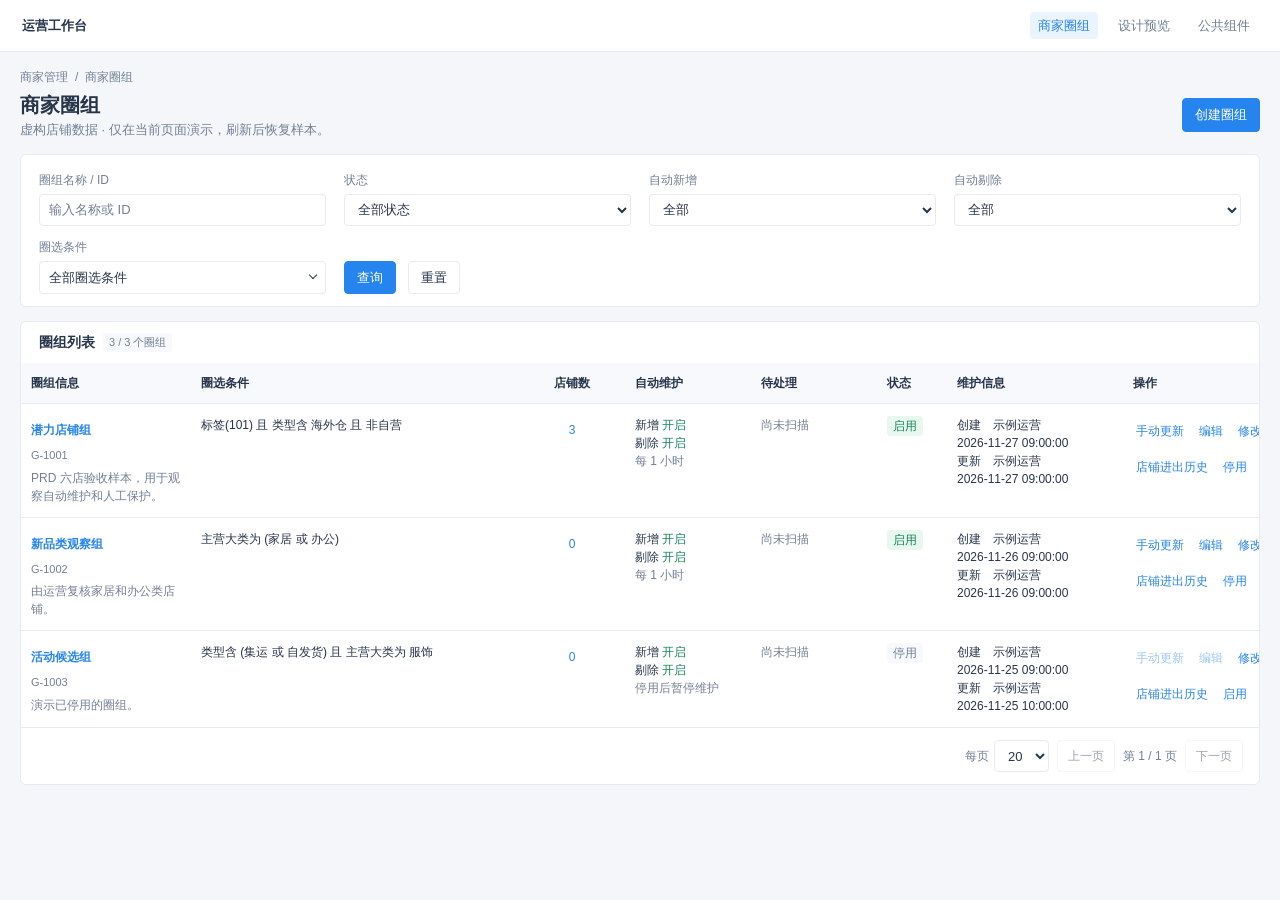
<file: docs/index.html>
<!doctype html>
<html lang="zh-CN">
<head>
  <meta charset="utf-8">
  <meta name="viewport" content="width=device-width, initial-scale=1">
  <title>商家圈组</title>
  <link rel="icon" href="./favicon.ico" sizes="32x32">
  <link rel="stylesheet" href="./styles.css">
  <link rel="stylesheet" href="./segmentation.css">
  <script src="./segmentation-model.js" defer></script>
  <script src="./segmentation.js" defer></script>
</head>
<body class="segmentation">
  <header class="masthead">
    <div class="masthead-content">
      <strong class="workspace-name">运营工作台</strong>
      <nav class="top-nav" aria-label="工作台">
        <a href="./" aria-current="page">商家圈组</a>
        <a href="./design-preview.html">设计预览</a>
        <a href="./components.html">公共组件</a>
      </nav>
    </div>
  </header>

  <main class="workspace">
    <nav class="breadcrumb" aria-label="当前位置"><ol id="breadcrumb"></ol></nav>
    <section id="list-view" aria-labelledby="list-title">
      <div class="page-heading">
        <div>
          <h1 id="list-title" tabindex="-1">商家圈组</h1>
          <p class="muted">虚构店铺数据 · 仅在当前页面演示，刷新后恢复样本。</p>
        </div>
        <button class="button button-primary" id="create-group" type="button">创建圈组</button>
      </div>
      <form id="group-filters" class="panel filters" aria-label="筛选圈组">
        <div class="filter-grid">
          <label class="field">圈组名称 / ID<input name="keyword" type="search" placeholder="输入名称或 ID"></label>
          <label class="field">状态<select name="status"><option value="">全部状态</option><option value="enabled">启用</option><option value="disabled">停用</option></select></label>
          <label class="field">自动新增<select name="autoAdd"><option value="">全部</option><option value="true">开启</option><option value="false">关闭</option></select></label>
          <label class="field">自动剔除<select name="autoRemove"><option value="">全部</option><option value="true">开启</option><option value="false">关闭</option></select></label>
          <div id="condition-filter" class="condition-filter">
            <div class="field">
              <span id="condition-label">圈选条件</span>
              <button id="condition-trigger" class="button condition-trigger" type="button" aria-expanded="false"
                aria-controls="condition-menu" aria-labelledby="condition-label condition-current">
                <span id="condition-current">全部圈选条件</span>
              </button>
            </div>
            <div id="condition-menu" class="condition-menu" role="group" aria-labelledby="condition-label" hidden>
              <div class="condition-levels">
                <div id="condition-dimensions" class="condition-dimensions" role="group" aria-label="条件维度"></div>
                <fieldset class="condition-options">
                  <legend id="condition-heading"></legend>
                  <div id="condition-choices" class="condition-choices"></div>
                </fieldset>
              </div>
              <div id="condition-footer" class="condition-footer" hidden>
                <button class="button button-text" id="condition-clear" type="button">清除选择</button>
              </div>
            </div>
          </div>
          <div class="filter-actions group-filter-actions">
            <button class="button button-primary" type="submit">查询</button>
            <button class="button" type="reset">重置</button>
          </div>
        </div>
      </form>
      <section class="panel" aria-labelledby="groups-heading">
        <div class="panel-header"><div class="section-title">
          <h2 id="groups-heading">圈组列表</h2><span class="count" id="group-count" aria-live="polite"></span>
        </div></div>
        <div class="table-scroll group-table" tabindex="0" role="region" aria-label="圈组列表表格">
          <table>
            <colgroup>
              <col class="identity-col"><col class="rule-col"><col class="size-col"><col class="policy-col">
              <col class="pending-col"><col class="status-col"><col class="maintenance-col"><col class="actions-col">
            </colgroup>
            <thead><tr>
              <th scope="col">圈组信息</th><th scope="col">圈选条件</th><th scope="col" class="shop-count-cell">店铺数</th>
              <th scope="col" class="auto-policy-cell">自动维护</th><th scope="col">待处理</th><th scope="col">状态</th>
              <th scope="col">维护信息</th><th scope="col">操作</th>
            </tr></thead>
            <tbody id="group-rows"></tbody>
          </table>
        </div>
        <footer class="panel-footer">
          <p id="list-feedback" class="feedback" role="status"></p>
          <div class="pagination">
            <label class="field page-size">每页<select id="group-page-size"><option>10</option><option selected>20</option><option>50</option></select></label>
            <button class="button" id="group-previous" type="button">上一页</button>
            <span id="group-page" aria-live="polite"></span>
            <button class="button" id="group-next" type="button">下一页</button>
          </div>
        </footer>
      </section>
    </section>
    <section id="detail-view" aria-labelledby="detail-title" hidden></section>
  </main>

  <dialog id="editor-dialog" class="business-dialog wide-editor" aria-labelledby="editor-title"></dialog>
  <dialog id="history-dialog" class="business-dialog history-dialog" aria-labelledby="history-title"></dialog>
  <dialog id="confirm-dialog" class="business-dialog" aria-labelledby="confirm-title"></dialog>
</body>
</html>
</file>
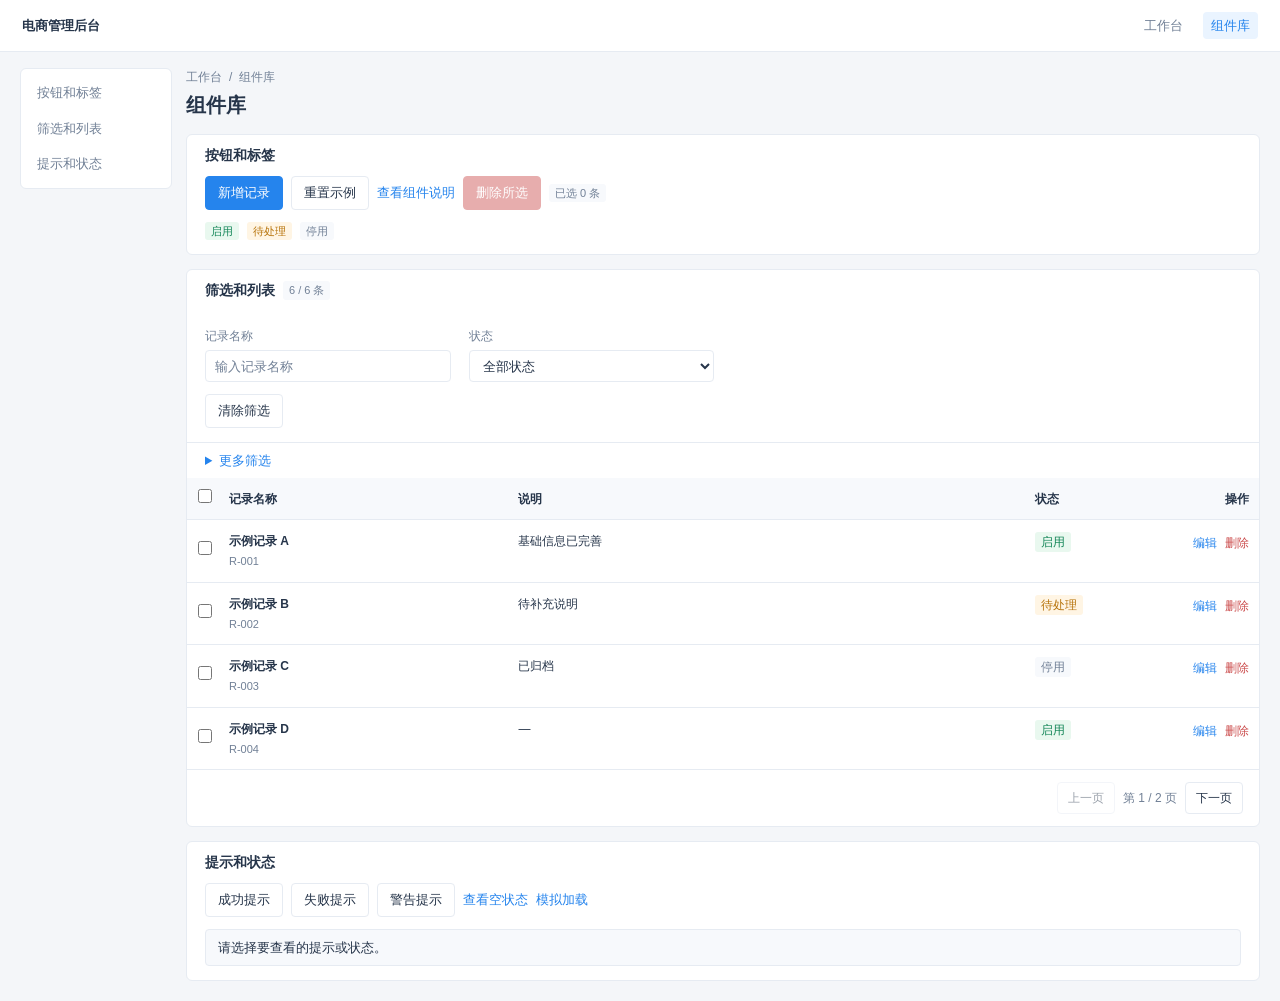
<file: docs/components.html>
<!doctype html>
<html lang="zh-CN">
<head>
  <meta charset="utf-8">
  <meta name="viewport" content="width=device-width, initial-scale=1">
  <title>组件库 · 电商管理后台</title>
  <link rel="stylesheet" href="./styles.css">
  <script src="./app.js" defer></script>
</head>
<body>
  <header class="masthead">
    <div class="container masthead-content">
      <span class="workspace-name">电商管理后台</span>
      <nav class="top-nav" aria-label="顶部导航">
        <a href="./index.html">工作台</a>
        <a href="#workspace" aria-current="page">组件库</a>
      </nav>
    </div>
  </header>

  <div class="container workspace workspace-with-sidebar">
    <aside class="panel sidebar">
      <nav aria-label="组件导航">
        <a href="#basics">按钮和标签</a>
        <a href="#records">筛选和列表</a>
        <a href="#examples">提示和状态</a>
      </nav>
    </aside>

    <main id="workspace" tabindex="-1">
      <nav class="breadcrumb" aria-label="面包屑">
        <ol>
          <li><a href="./index.html">工作台</a></li>
          <li aria-current="page">组件库</li>
        </ol>
      </nav>
      <div class="page-heading"><h1>组件库</h1></div>

      <div class="component-stack">
        <section id="basics" class="panel" aria-labelledby="basics-heading">
          <div class="panel-header">
            <h2 id="basics-heading">按钮和标签</h2>
          </div>
          <div class="component-body">
            <div class="actions" aria-label="按钮示例">
              <button id="add-record" class="button button-primary" type="button">新增记录</button>
              <button id="reset-records" class="button button-secondary" type="button">重置示例</button>
              <button id="open-drawer" class="button button-text" type="button">查看组件说明</button>
              <button id="delete-selected" class="button button-danger" type="button" aria-describedby="selection-count" disabled>删除所选</button>
              <span id="selection-count" class="count" role="status">已选 0 条</span>
            </div>
            <div class="actions" aria-label="状态标签">
              <span class="badge badge-active">启用</span>
              <span class="badge badge-pending">待处理</span>
              <span class="badge badge-inactive">停用</span>
            </div>
          </div>
        </section>

        <section id="records" class="panel" aria-labelledby="records-heading">
          <div class="panel-header">
            <div class="section-title">
              <h2 id="records-heading">筛选和列表</h2>
              <span id="record-count" class="count" aria-live="polite"></span>
            </div>
          </div>
          <form id="filters" class="filters" aria-label="筛选记录">
            <div class="filter-grid">
              <label class="field" for="record-search">
                记录名称
                <input id="record-search" type="search" placeholder="输入记录名称">
              </label>
              <label class="field" for="status-filter">
                状态
                <select id="status-filter">
                  <option value="">全部状态</option>
                </select>
              </label>
            </div>
            <div class="filter-actions">
              <button class="button button-secondary" type="reset">清除筛选</button>
            </div>
            <details class="more-filters">
              <summary>更多筛选<span id="extra-filter-state"></span></summary>
              <div class="filter-grid">
                <label class="field" for="description-filter">
                  说明关键词
                  <input id="description-filter" type="search" placeholder="输入说明关键词">
                </label>
              </div>
            </details>
          </form>

          <div class="table-scroll" role="region" aria-label="记录列表数据" tabindex="0">
            <table aria-labelledby="records-heading">
              <thead>
                <tr>
                  <th class="selection-cell" scope="col"><input id="select-page" type="checkbox" aria-label="全选本页记录"></th>
                  <th scope="col" class="name-column">记录名称</th>
                  <th scope="col">说明</th>
                  <th scope="col" class="status-column">状态</th>
                  <th scope="col" class="action-cell">操作</th>
                </tr>
              </thead>
              <tbody id="record-rows"></tbody>
            </table>
          </div>

          <div class="panel-footer">
            <p id="feedback" class="feedback" role="status"></p>
            <nav class="pagination" aria-label="记录分页">
              <button id="previous-page" class="button button-secondary" type="button">上一页</button>
              <span id="page-position" aria-live="polite"></span>
              <button id="next-page" class="button button-secondary" type="button">下一页</button>
            </nav>
          </div>
        </section>

        <section id="examples" class="panel" aria-labelledby="examples-heading">
          <div class="panel-header">
            <h2 id="examples-heading">提示和状态</h2>
          </div>
          <div class="component-body">
            <div class="actions" id="example-actions">
              <button class="button button-secondary" type="button" data-message="success">成功提示</button>
              <button class="button button-secondary" type="button" data-message="error">失败提示</button>
              <button class="button button-secondary" type="button" data-message="warning">警告提示</button>
              <button id="show-empty" class="button button-text" type="button">查看空状态</button>
              <button id="show-loading" class="button button-text" type="button">模拟加载</button>
            </div>
            <p id="example-result" class="example-result" role="status">请选择要查看的提示或状态。</p>
          </div>
        </section>
      </div>
    </main>
  </div>

  <template id="record-row">
    <tr>
      <td class="selection-cell"><input type="checkbox" data-select-record></td>
      <td><span class="record-name"></span><span class="record-id"></span></td>
      <td class="record-description"></td>
      <td><span class="badge"></span></td>
      <td class="action-cell">
        <div class="actions">
          <button class="button button-edit" type="button" data-action="edit">编辑</button>
          <button class="button button-delete" type="button" data-action="delete">删除</button>
        </div>
      </td>
    </tr>
  </template>

  <dialog id="edit-dialog" aria-labelledby="edit-heading">
    <form id="edit-form">
      <div class="dialog-heading">
        <h2 id="edit-heading">编辑记录</h2>
      </div>
      <div class="form-fields">
        <label class="field" for="edit-name">
          记录名称
          <input id="edit-name" name="name" required maxlength="60" autofocus>
        </label>
        <label class="field" for="edit-status">
          状态
          <select id="edit-status" name="status" required></select>
        </label>
        <label class="field field-wide" for="edit-description">
          说明
          <textarea id="edit-description" name="description" rows="3" maxlength="120"></textarea>
        </label>
        <p id="form-error" class="field-wide feedback feedback-error" role="alert"></p>
      </div>
      <div class="dialog-actions">
        <button id="cancel-edit" class="button button-secondary" type="button">取消</button>
        <button class="button button-primary" type="submit">保存</button>
      </div>
    </form>
  </dialog>

  <dialog id="confirm-dialog" aria-labelledby="confirm-heading" aria-describedby="confirm-message confirm-warning">
    <form method="dialog">
      <div class="dialog-heading">
        <h2 id="confirm-heading">删除记录</h2>
      </div>
      <div class="confirm-body">
        <p id="confirm-message"></p>
        <p id="confirm-warning" class="feedback feedback-warning">删除后，本次会话中无法恢复。</p>
      </div>
      <div class="dialog-actions">
        <button class="button button-secondary" type="submit" value="cancel" autofocus>取消</button>
        <button id="confirm-delete" class="button button-danger" type="button">确认删除</button>
      </div>
    </form>
  </dialog>
  <dialog id="component-drawer" class="side-drawer" aria-labelledby="drawer-heading">
    <div class="dialog-heading">
      <h2 id="drawer-heading">组件使用说明</h2>
    </div>
    <div class="confirm-body">
      <p>列表支持跨页选择，表头复选框仅作用于当前页。更改筛选条件会清除选择。</p>
      <p>编辑、删除和重置只影响本页的示例数据，刷新可恢复初始内容。</p>
    </div>
    <form class="dialog-actions" method="dialog">
      <button class="button button-secondary" type="submit" autofocus>关闭</button>
    </form>
  </dialog>
</body>
</html>
</file>
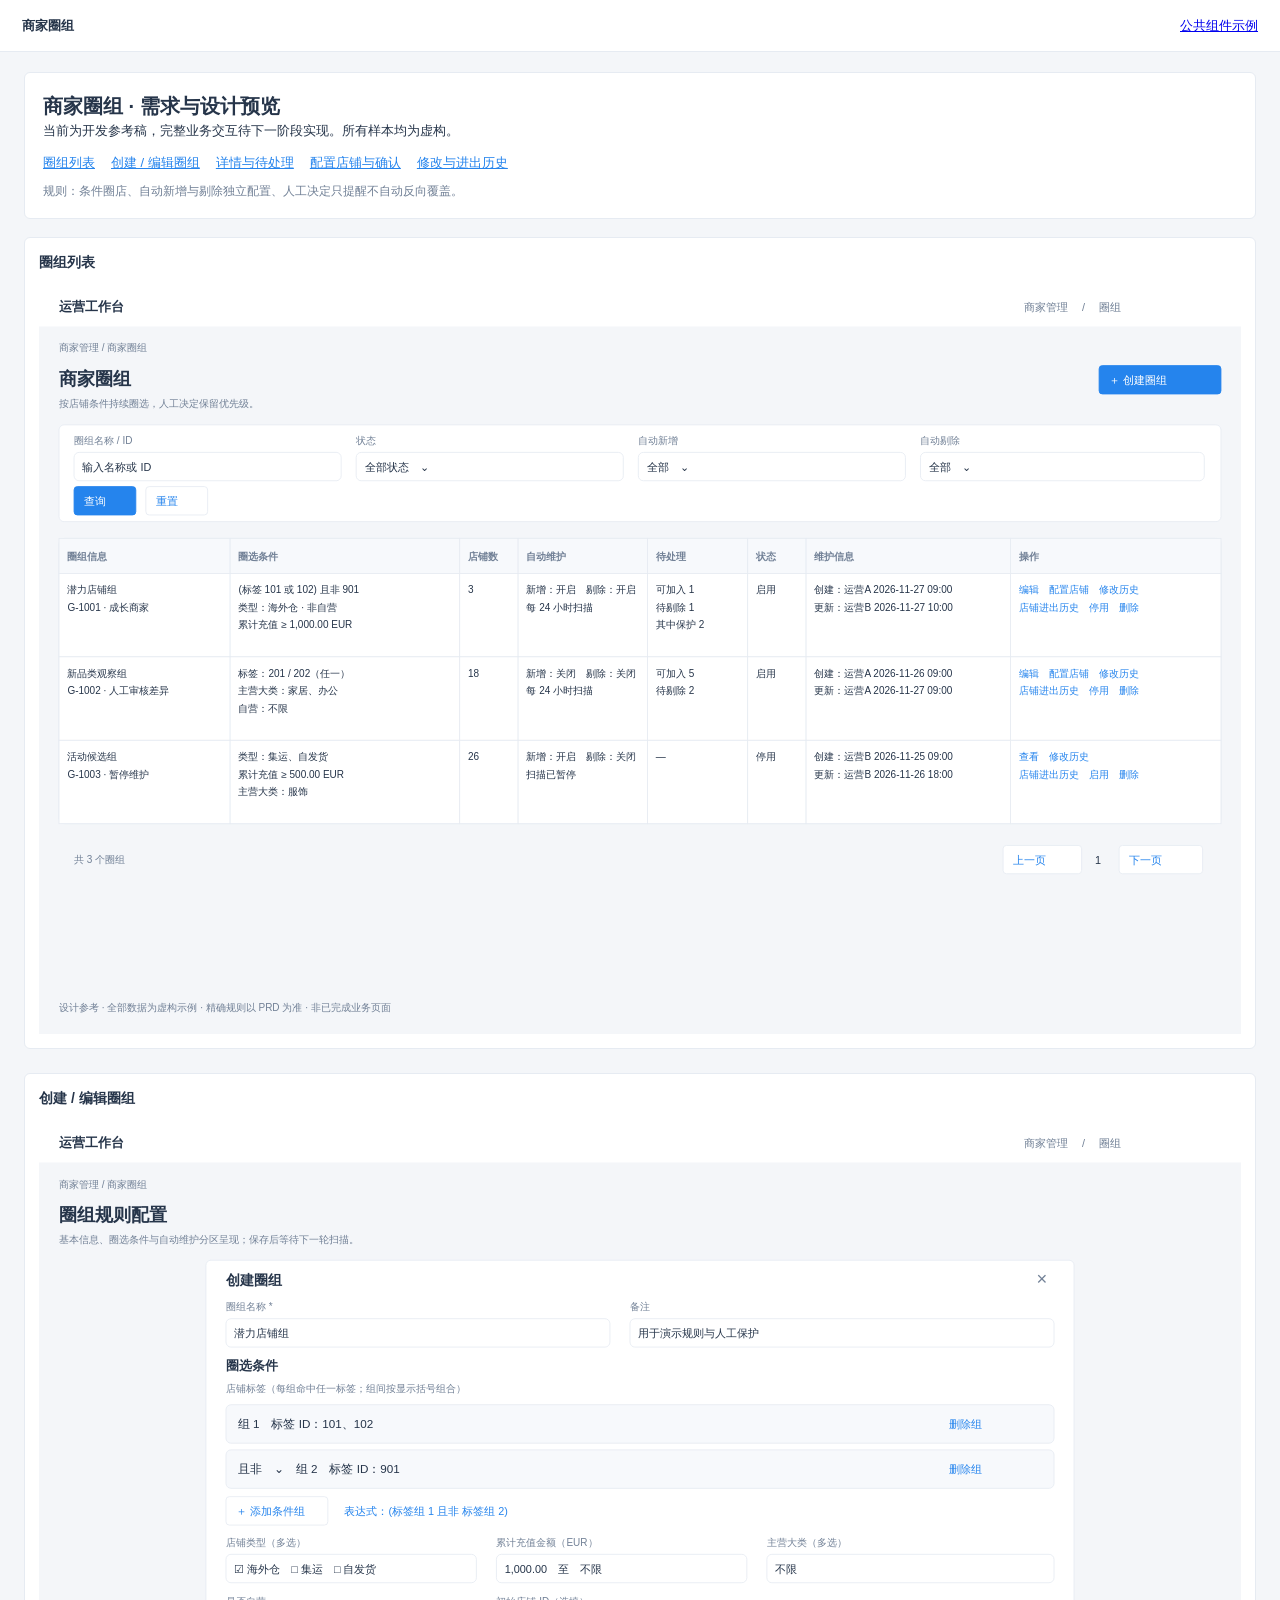
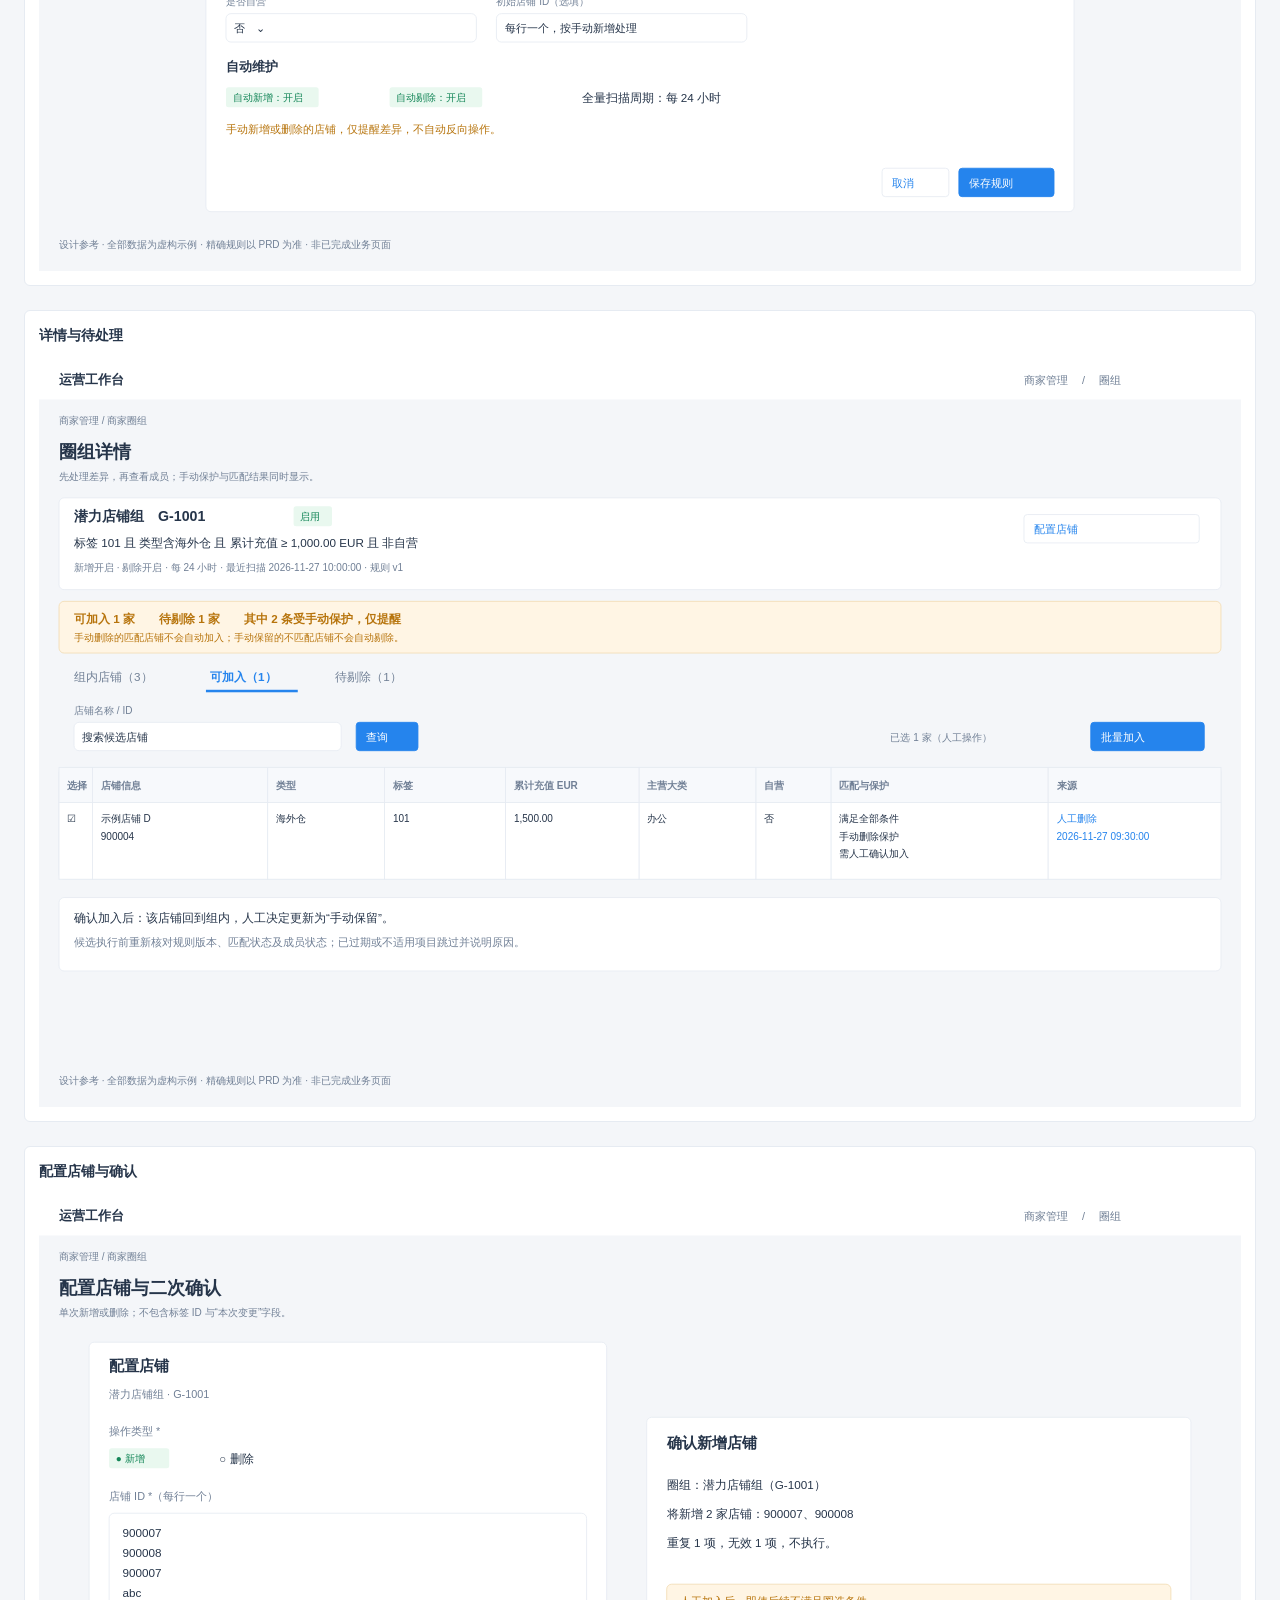
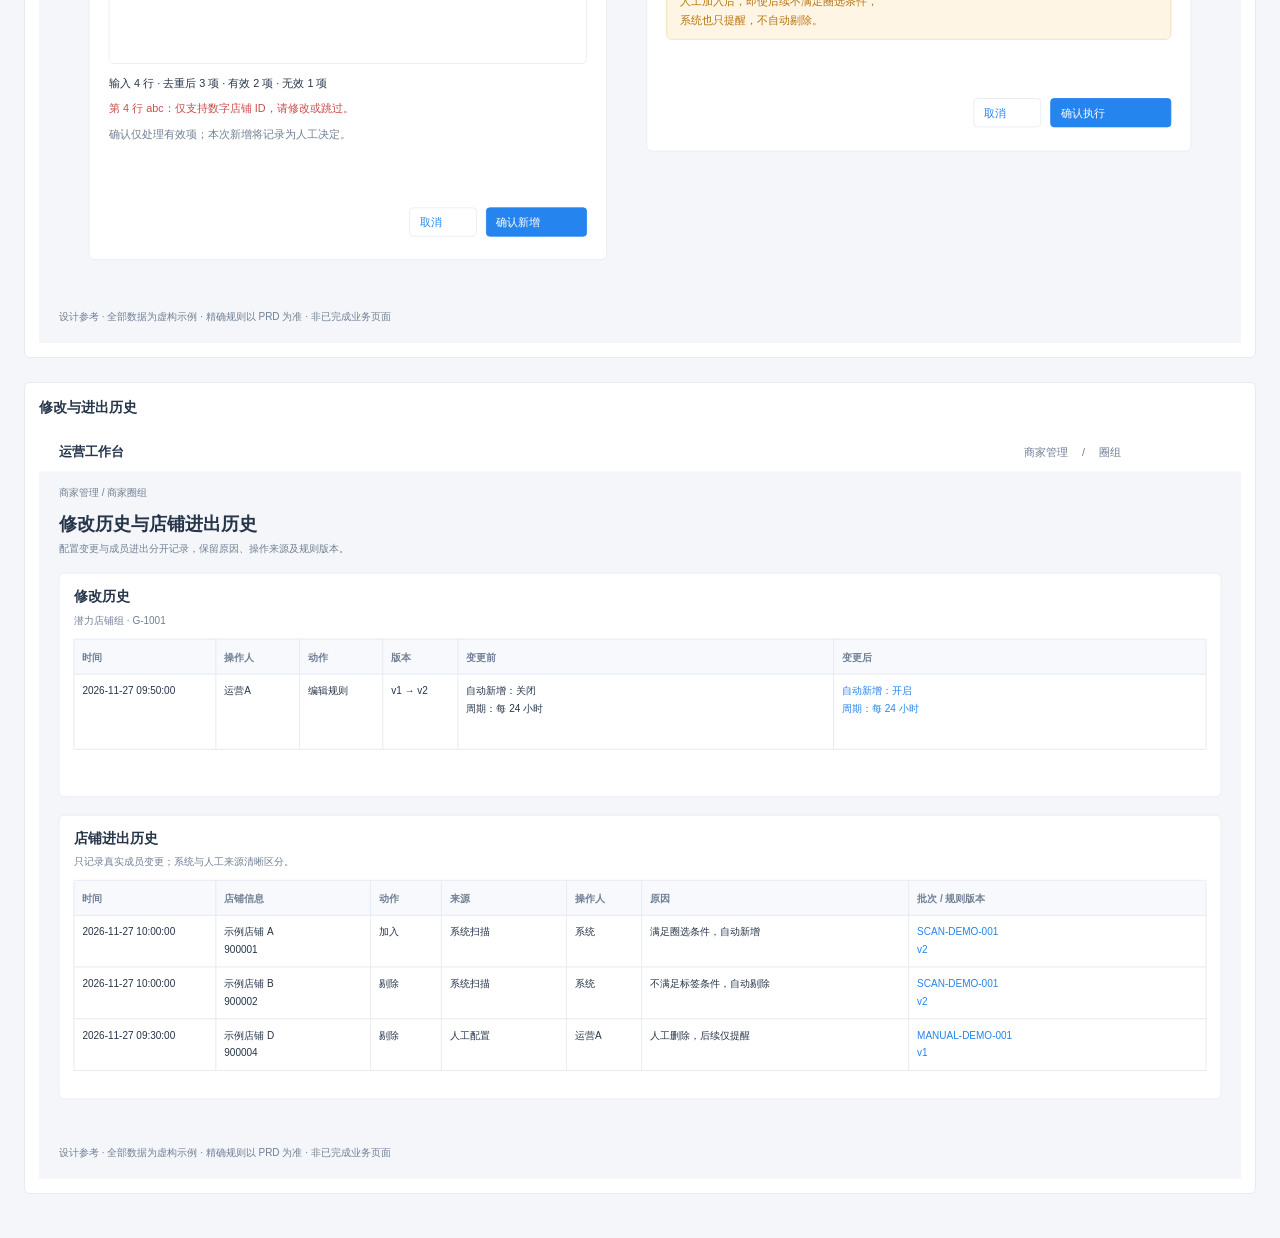
<file: docs/design-preview.html>
<!doctype html>
<html lang="zh-CN"><head><meta charset="utf-8"><meta name="viewport" content="width=device-width, initial-scale=1"><title>商家圈组 · 设计预览</title><link rel="stylesheet" href="./styles.css"><style>.preview{padding:20px 24px}.intro{padding:18px;margin-bottom:18px}.preview nav{display:flex;gap:16px;flex-wrap:wrap;margin-top:12px}.preview a{color:var(--color-primary)}.figure{margin:0 0 24px;padding:14px}.figure h2{margin-bottom:10px}.figure img{display:block;width:100%;height:auto}.note{margin-top:10px;color:var(--color-muted);font-size:12px}</style></head>
<body><header class="masthead"><div class="masthead-content"><strong>商家圈组</strong><a href="./components.html">公共组件示例</a></div></header>
<main class="preview"><section class="panel intro"><h1>商家圈组 · 需求与设计预览</h1><p>当前为开发参考稿，完整业务交互待下一阶段实现。所有样本均为虚构。</p><nav><a href="#01-list">圈组列表</a><a href="#02-rule-editor">创建 / 编辑圈组</a><a href="#03-detail">详情与待处理</a><a href="#04-configure">配置店铺与确认</a><a href="#05-history">修改与进出历史</a></nav><p class="note">规则：条件圈店、自动新增与剔除独立配置、人工决定只提醒不自动反向覆盖。</p></section><section class="panel figure" id="01-list"><h2>圈组列表</h2><a href="./assets/references/01-list.svg" target="_blank" rel="noopener"><img src="./assets/references/01-list.svg" alt="圈组列表：商家圈组精确字段设计参考" loading="eager"></a></section><section class="panel figure" id="02-rule-editor"><h2>创建 / 编辑圈组</h2><a href="./assets/references/02-rule-editor.svg" target="_blank" rel="noopener"><img src="./assets/references/02-rule-editor.svg" alt="创建 / 编辑圈组：商家圈组精确字段设计参考" loading="lazy"></a></section><section class="panel figure" id="03-detail"><h2>详情与待处理</h2><a href="./assets/references/03-detail.svg" target="_blank" rel="noopener"><img src="./assets/references/03-detail.svg" alt="详情与待处理：商家圈组精确字段设计参考" loading="lazy"></a></section><section class="panel figure" id="04-configure"><h2>配置店铺与确认</h2><a href="./assets/references/04-configure.svg" target="_blank" rel="noopener"><img src="./assets/references/04-configure.svg" alt="配置店铺与确认：商家圈组精确字段设计参考" loading="lazy"></a></section><section class="panel figure" id="05-history"><h2>修改与进出历史</h2><a href="./assets/references/05-history.svg" target="_blank" rel="noopener"><img src="./assets/references/05-history.svg" alt="修改与进出历史：商家圈组精确字段设计参考" loading="lazy"></a></section></main></body></html>
</file>
<file: docs/styles.css>
@import url("./ui/tokens.css");
@import url("./ui/components.css");

body {
  margin: 0;
  min-height: 100vh;
  color: var(--color-text);
  background: var(--color-page);
  font: var(--font-base)/1.5 var(--font-family);
}

.container { width: 100%; }

.workspace { padding: 16px var(--page-gutter) 20px; }
.workspace-with-sidebar {
  display: grid;
  grid-template-columns: 152px minmax(0, 1fr);
  align-items: start;
  gap: var(--section-gap);
}

.component-stack {
  display: grid;
  grid-template-columns: minmax(0, 1fr);
  gap: var(--section-gap);
}
.component-body { display: grid; gap: 12px; padding: 0 var(--panel-gutter) 14px; }
.workspace > main > .filters { margin-bottom: var(--section-gap); }

@media (min-width: 1600px) {
  .workspace { padding: 18px 24px; }
}

@media (max-width: 900px) {
  .workspace { padding: 12px; }
  .workspace-with-sidebar { grid-template-columns: minmax(0, 1fr); }
  .sidebar nav { flex-direction: row; }
}

@media (max-width: 600px) {
  .workspace { padding: 10px 6px; }
}
</file>
<file: docs/segmentation.css>
.segmentation [hidden] { display: none !important; }
.segmentation .muted { color: var(--color-muted); }
.segmentation .feedback:empty { display: none; }
.segmentation .filters { margin-bottom: var(--section-gap); }
.segmentation .group-filter-actions { align-self: end; padding: 0; }
.segmentation .condition-filter { position: relative; min-width: 0; }
.segmentation .condition-trigger {
  display: flex;
  align-items: center;
  justify-content: space-between;
  gap: 8px;
  padding-inline: 9px;
  text-align: start;
  font-size: var(--font-base);
}
.segmentation .condition-trigger span { overflow: hidden; text-overflow: ellipsis; }
.segmentation .condition-trigger::after, .segmentation .condition-dimension::after {
  content: "";
  width: 6px;
  height: 6px;
  flex: none;
  border: solid currentColor;
  border-width: 0 1px 1px 0;
}
.segmentation .condition-trigger::after { transform: translateY(-2px) rotate(45deg); }
.segmentation .condition-trigger[aria-expanded="true"] { border-color: var(--color-primary); }
.segmentation .condition-trigger[aria-expanded="true"]::after { transform: translateY(2px) rotate(225deg); }
.segmentation .condition-menu {
  position: absolute;
  z-index: 2;
  inset-block-start: calc(100% + 4px);
  inset-inline-start: 0;
  width: min(430px, calc(100vw - 40px));
  background: var(--color-surface);
  border: 1px solid var(--color-line);
  border-radius: var(--radius-panel);
  box-shadow: 0 8px 20px #26354a24;
}
.segmentation .condition-levels {
  display: grid;
  grid-template-columns: 132px minmax(0, 1fr);
}
.segmentation .condition-dimensions { padding: 6px; border-inline-end: 1px solid var(--color-line); }
.segmentation .condition-dimension {
  display: flex;
  align-items: center;
  justify-content: space-between;
  width: 100%;
  padding-inline: 9px;
  border-color: transparent;
  text-align: start;
}
.segmentation .condition-dimension::after { transform: rotate(-45deg); }
.segmentation .condition-dimension[aria-pressed="true"] {
  background: var(--color-primary-soft);
  color: var(--color-primary);
}
.segmentation .condition-options { margin: 8px 6px; }
.segmentation .condition-options legend { margin: 0 0 4px 10px; }
.segmentation .condition-choices {
  max-height: min(200px, 35vh);
  padding: 3px;
  overflow: auto;
}
.segmentation .condition-option {
  display: flex;
  align-items: center;
  gap: 8px;
  min-height: var(--control-min-height);
  padding: 5px 7px;
  border-radius: var(--radius-control);
  cursor: pointer;
  overflow-wrap: anywhere;
}
.segmentation .condition-option input { flex: none; margin: 0; }
.segmentation .condition-option:hover, .segmentation .condition-option:has(:checked) {
  background: var(--color-primary-soft);
}
.segmentation .condition-empty { padding: 5px 7px; color: var(--color-muted); }
.segmentation .condition-footer { padding: 4px 12px; border-top: 1px solid var(--color-line); }
.segmentation .condition-footer .button { min-height: var(--control-min-height); }
.segmentation .page-size { flex-direction: row; align-items: center; white-space: nowrap; }
.segmentation .page-size select { width: auto; }
.segmentation .table-scroll td { overflow-wrap: anywhere; }
.segmentation .time { white-space: nowrap; }
.segmentation .group-table table { min-width: 1360px; }
.segmentation .identity-col { width: 170px; }
.segmentation .size-col { width: 86px; }
.segmentation .policy-col { width: 136px; }
.segmentation .group-table .shop-count-cell { text-align: center; }
.segmentation .group-table .shop-count-cell .row-link { min-width: 36px; text-align: center; }
.segmentation .group-table .auto-policy-cell { padding-inline-start: 20px; }
.segmentation .pending-col { width: 126px; }
.segmentation .status-col { width: 70px; }
.segmentation .maintenance-col { width: 176px; }
.segmentation .actions-col { width: 258px; }
.segmentation .clamp {
  display: -webkit-box;
  -webkit-box-orient: vertical;
  overflow: hidden;
  overflow-wrap: anywhere;
}
.segmentation .description { -webkit-line-clamp: 2; margin-top: 5px; }
.segmentation .rule-summary { -webkit-line-clamp: 3; }
.segmentation .record-name { text-align: start; white-space: normal; }
.segmentation .row-actions {
  display: flex;
  flex-wrap: wrap;
  gap: 6px;
  justify-content: start;
}
.segmentation .row-actions .button { min-width: 36px; min-height: 30px; padding-inline: 3px; }
.segmentation .row-link { min-height: 28px; text-align: start; }
.segmentation .policy-on { color: var(--color-success); }
.segmentation .group-summary { padding: 14px var(--panel-gutter); overflow-wrap: anywhere; }
.segmentation .group-summary p + p { margin-top: 5px; }
.segmentation .group-summary .record-id { display: inline-block; margin: 0; }
.segmentation .detail-summary { display: grid; gap: 10px; margin-bottom: var(--section-gap); }
.segmentation .detail-reminders {
  padding: 10px var(--panel-gutter);
  background: var(--color-primary-soft);
  border: 1px solid var(--color-line);
  border-radius: var(--radius-panel);
}
.segmentation .detail-tools { padding: 12px var(--panel-gutter); border-bottom: 1px solid var(--color-line); }
.segmentation .detail-filter { display: flex; flex-wrap: wrap; gap: 10px; align-items: end; }
.segmentation .detail-tools > h2 { margin-bottom: 10px; }
.segmentation .detail-filter .field { width: min(200px, 100%); }
.segmentation .detail-table table { min-width: 1060px; }
.segmentation .detail-table .shop-col { width: 155px; }
.segmentation .detail-table .type-col { width: 95px; }
.segmentation .detail-table .tag-col { width: 100px; }
.segmentation .detail-table .money-col { width: 125px; }
.segmentation .detail-table .category-col { width: 85px; }
.segmentation .detail-table .self-col { width: 70px; }
.segmentation .detail-table .origin-col { width: 172px; }
.segmentation .match-text + .badge { margin-top: 4px; }
.segmentation .scan-options { font-size: var(--font-table); }
.segmentation .scan-options summary { cursor: pointer; }
.segmentation .scan-options .button { margin-top: 4px; }
.segmentation .business-dialog { overflow: hidden; }
.segmentation .wide-editor { width: min(960px, calc(100% - 32px)); }
.segmentation .history-dialog { width: min(980px, calc(100% - 32px)); }
.segmentation .dialog-layout { display: flex; flex-direction: column; max-height: calc(85dvh - 2px); }
.segmentation .dialog-heading, .segmentation .dialog-actions { flex: none; }
.segmentation .dialog-scroll { min-height: 0; overflow: auto; overscroll-behavior: contain; }
.segmentation .dialog-section { display: grid; gap: 10px; padding: 14px 20px; border-bottom: 1px solid var(--color-line); }
.segmentation .dialog-section:last-child { border-bottom: 0; }
.segmentation .dialog-section h3 { font-size: 14px; margin: 0; }
.segmentation .form-grid { display: grid; grid-template-columns: repeat(2, minmax(0, 1fr)); gap: 10px 16px; }
.segmentation .condition-list { display: grid; }
.segmentation .condition-list:empty { display: none; }
.segmentation .condition-row {
  display: grid;
  grid-template-columns: minmax(0, 168px) minmax(0, 148px) minmax(0, 1fr) auto;
  gap: 8px 12px;
  align-items: start;
  padding: 9px 10px;
  background: var(--color-soft);
  border: 1px solid var(--color-line);
  border-radius: var(--radius-control);
}
.segmentation .condition-value { min-width: 0; }
.segmentation .condition-value .choices {
  padding-inline: 9px;
  border: 1px solid var(--color-line);
  border-radius: var(--radius-control);
  background: var(--color-surface);
}
.segmentation .condition-row > .button { margin-top: 24px; }
.segmentation .condition-connector {
  margin-inline-start: 24px;
  padding: 6px 0 6px 10px;
  border-inline-start: 1px solid var(--color-line);
}
.segmentation .condition-connector select { width: 64px; background: var(--color-soft); }
.segmentation .expression {
  padding: 8px 10px;
  background: var(--color-soft);
  border-radius: var(--radius-control);
  overflow-wrap: anywhere;
}
.segmentation fieldset { min-width: 0; margin: 0; padding: 0; border: 0; }
.segmentation legend { padding: 0; margin-bottom: 5px; color: var(--color-muted); font-size: var(--font-table); }
.segmentation .choices { display: flex; flex-wrap: wrap; align-items: center; gap: 8px 16px; min-height: 32px; }
.segmentation .choices label { display: inline-flex; gap: 6px; align-items: center; min-height: 30px; }
.segmentation input[type="checkbox"], .segmentation input[type="radio"] { accent-color: var(--color-primary); }
.segmentation .inline-error { color: var(--color-danger); }
.segmentation .inline-error:empty { display: none; }
.segmentation [aria-invalid="true"] { border-color: var(--color-danger); }
.segmentation .history-table table { min-width: 820px; }
.segmentation .history-table .history-time { width: 150px; }
.segmentation .history-table .history-short { width: 90px; }
.segmentation .history-table .history-version { width: 105px; }
.segmentation .history-table .history-shop { width: 118px; }
.segmentation .history-table .history-source { width: 105px; }
.segmentation .history-table summary { color: var(--color-primary); cursor: pointer; }
.segmentation .history-table details p { margin-top: 5px; }
.segmentation .history-filters { border-bottom: 1px solid var(--color-line); }
.segmentation .history-filters .filter-grid { padding-top: 12px; }

@media (max-width: 600px) {
  .segmentation .top-nav { gap: 2px; }
  .segmentation .top-nav a { padding-inline: 4px; }
  .segmentation .detail-tools, .segmentation .group-summary, .segmentation .detail-reminders,
  .segmentation .dialog-heading, .segmentation .dialog-section,
  .segmentation .dialog-actions, .segmentation .confirm-body { padding-inline: 12px; }
  .segmentation .detail-filter .field { width: 100%; }
  .segmentation .form-grid { grid-template-columns: minmax(0, 1fr); }
  .segmentation .condition-row { grid-template-columns: repeat(2, minmax(0, 1fr)); }
  .segmentation .condition-value { grid-column: 1 / -1; }
  .segmentation .condition-row > .button { grid-column: 2; justify-self: end; margin-top: 0; }
}

@media (pointer: coarse) {
  .segmentation .row-actions .button, .segmentation .choices label, .segmentation .row-link { min-height: 40px; }
  .segmentation .condition-option, .segmentation .condition-footer .button { min-height: 40px; }
}
</file>
